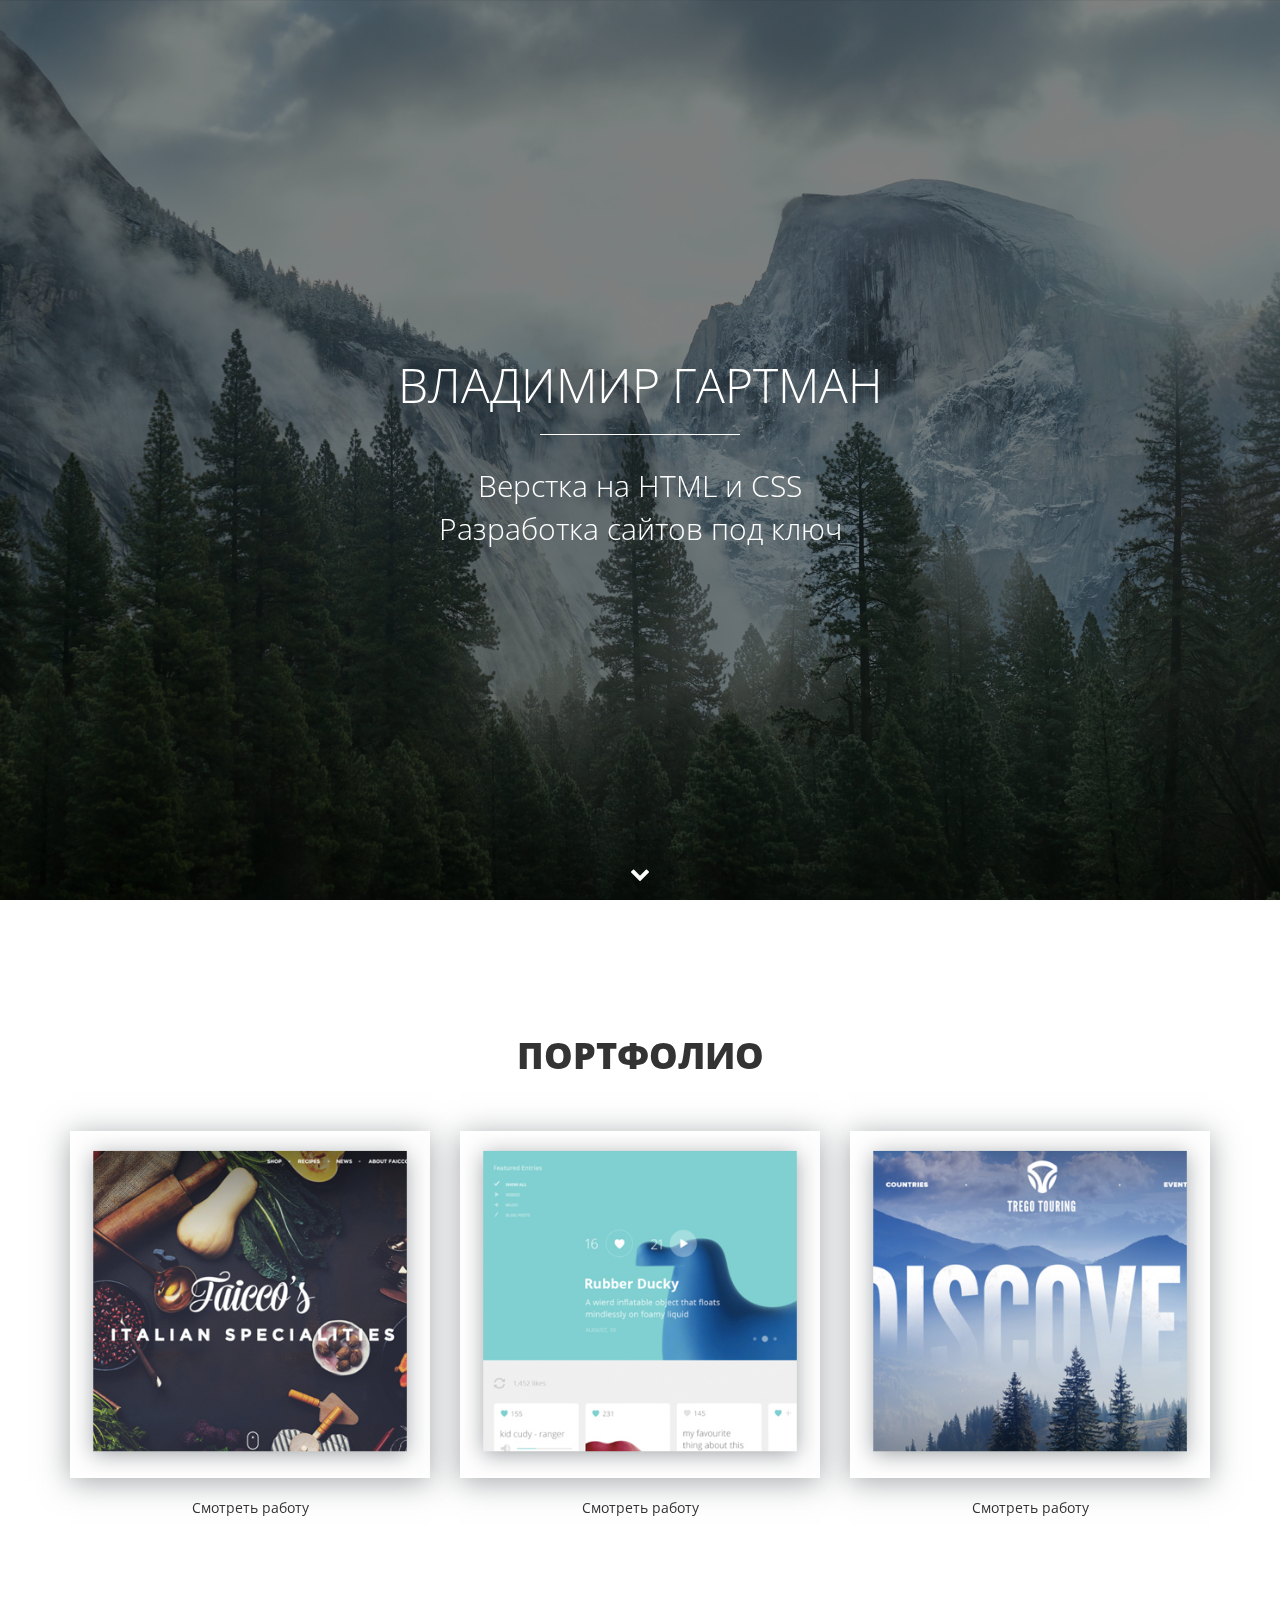
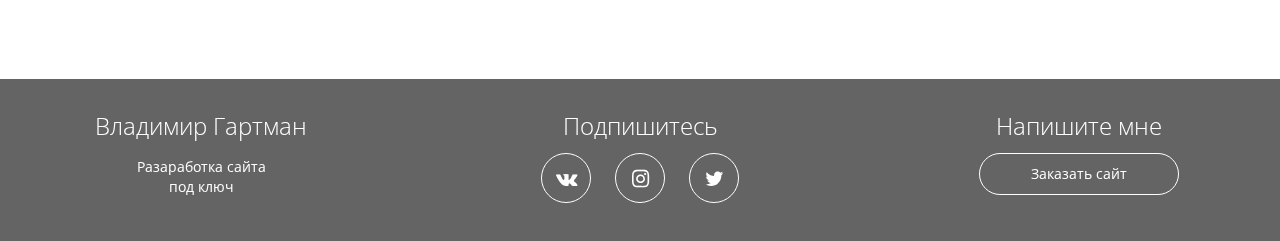
<file: index.html>
<!DOCTYPE html>
<html lang="ru">
  <head>
    <meta charset="utf-8">
    <meta http-equiv="X-UA-Compatible" content="IE=edge">
    <meta name="viewport" content="width=device-width, initial-scale=1">
    <!-- meta для соцсетей-->
    <meta property="og:url" content="">
    <meta property="og:type" content="website">
    <meta property="og:title" content="Владимир Гартман - верстка сайтов на HTML и CSS">
    <meta property="og:image" content="">
    <meta property="og:description" content="Закажите разработку сайта без посредников от 5 990 рублей">
    <meta property="og:site_name" content="Портфолио верстальщика">
    <meta property="article:author" content="Владимир Гартман">
    <!--Заголовок  сайта-->
    <title>Владимир Гартман - Портфолио</title>
    <link href="https://fonts.googleapis.com/css?family=Open+Sans:400,700&amp;subset=cyrillic" rel="stylesheet"> 
    <link href="css/bootstrap.min.css" rel="stylesheet">
    <link rel="stylesheet" href="css/fontello.css">
    <link rel="stylesheet" href="css/fontello-embedded.css">
    <link href="css/style.css" rel="stylesheet">
    
    <!--Фавиконка-->
    <link rel="shortcut icon" type="image/x-icon" href="favicon.ico">
    <!--[if lt IE 9]>
      <script src="https://oss.maxcdn.com/html5shiv/3.7.3/html5shiv.min.js"></script>
      <script src="https://oss.maxcdn.com/respond/1.4.2/respond.min.js"></script>
    <![endif]-->
  </head>
  <body>

    <div class="main parallax-window" data-parallax="scroll" data-speed="0.4" data-image-src="img/main/main-bg.jpg">
      <div class="main-overlay"></div>
        <div class="wrapper">
          <div class="main-header">
          <h1>Владимир Гартман</h1>
            <div class="main-line"></div>
            <p>Верстка на HTML и CSS<br> Разработка сайтов под ключ</p> 
          </div> 
        </div> 
        <a class="main-down slowly" href="#portfolio"><i class="icon-down"></i></a>   
    </div>

    <div class="portfolio" id="portfolio">
      <div class="container">
        <h2 class="section-header">Портфолио</h2>
          <div class="row">
            <div class="col-md-4">
              <div class="portfolio-block">
                <img src="img/portfolio/1.jpg" alt="Работа №1">
                <a class="link cd-modal-trigger" data-toggle="modal" data-work='work-1' href="#work">Смотреть работу</a>
              </div>
            </div>
            <div class="col-md-4">
              <div class="portfolio-block">
                <img src="img/portfolio/2.jpg" alt="Работа №2">
                <a class="link cd-modal-trigger" data-toggle="modal" data-work='work-2' href="#work">Смотреть работу</a>
              </div>
            </div>
            <div class="col-md-4">
              <div class="portfolio-block">
                <img src="img/portfolio/3.jpg" alt="Работа №3">
               
                <a class="link cd-modal-trigger" data-toggle="modal" data-work='work-3' href="#work">Смотреть работу</a>
              </div>
            </div>
          </div>
      </div>
    </div>
    
    <div class="footer">
      <div class="container">
        <div class="row">
          <div class="col-md-3">
                  <strong>Владимир Гартман</strong>
                  <p>Разаработка сайта<br>под ключ</p>
          </div>
          <div class="col-md-6">
                  <strong>Подпишитесь</strong>
                  <div class="social-links">
                    <a href="#"><i class="icon-vk"></i></a>
                    <a href="#"><i class="icon-instagram"></i></a>
                    <a href="#"><i class="icon-twitter"></i></a>
                  </div>
          </div> 
          <div class="col-md-3"><strong>Напишите мне</strong>
            <a href="https://vk.me/vladimir__bass" class="offer-btn">Заказать сайт</a>
          </div>
        </div>
      </div>
    </div>
    
    <div class="cd-modal">
  <div class="modal-content"></div> <!-- .modal-content -->

  <a href="#0" class="modal-close">Close</a>
</div> <!-- .cd-modal -->

<div class="cd-transition-layer"> 
  <div class="bg-layer"></div>
</div> <!-- .cd-transition-layer -->

    <!-- Всплывающие окна-->

<div class="modal fade" id="work" role="dialog" >
  <div class="modal-dialog" role="document">
    <div class="modal-content">
      <div class="modal-header">
        <button type="button" class="close" data-dismiss="modal" aria-label="Close"><span aria-hidden="true">&times;</span></button>
        <h4 class="modal-title">Работа №1</h4>
      </div>
      <div class="modal-body">
        <div class="row">
          <div class="col-lg-5">
           <img src="img/portfolio/1.jpg" alt="Первая работа"> 
          </div>
          <div class="col-lg-7">
            <h4>Сайта для ресторана</h4>
            <p>Описание сайта</p>
            <div class="modal-body">
              
            </div>
          </div>
        </div>
      </div>

    </div>
  </div>
</div>

    <!-- jQuery (necessary for Bootstrap's JavaScript plugins) -->
    <script src="https://ajax.googleapis.com/ajax/libs/jquery/1.12.4/jquery.min.js"></script>
    
    <script src="js/parallax.min.js"></script>
    <script src="js/main.js"></script>
        <script>
      $(function() {
        var link = $('.cd-modal-trigger');
        link.on('click', function(event) {
          var work = $(this).attr('data-work');
          $('.modal-content').load(work+'.html');
        });
      });
    </script>
    <script>
      $(document).ready(function(){
        $(".slowly").on("click", function (event){
          event.preventDefault();
          var id = $(this).attr('href'),
          top = $(id).offset().top;
          $('body,html').animate({scrollTop: top}, 800 );
      });

      });
    </script>
  </body>
</html>
</file>
<file: css/fontello.css>
@font-face {
  font-family: 'fontello';
  src: url('../font/fontello.eot?98207938');
  src: url('../font/fontello.eot?98207938#iefix') format('embedded-opentype'),
       url('../font/fontello.woff2?98207938') format('woff2'),
       url('../font/fontello.woff?98207938') format('woff'),
       url('../font/fontello.ttf?98207938') format('truetype'),
       url('../font/fontello.svg?98207938#fontello') format('svg');
  font-weight: normal;
  font-style: normal;
}
/* Chrome hack: SVG is rendered more smooth in Windozze. 100% magic, uncomment if you need it. */
/* Note, that will break hinting! In other OS-es font will be not as sharp as it could be */
/*
@media screen and (-webkit-min-device-pixel-ratio:0) {
  @font-face {
    font-family: 'fontello';
    src: url('../font/fontello.svg?98207938#fontello') format('svg');
  }
}
*/
 
 [class^="icon-"]:before, [class*=" icon-"]:before {
  font-family: "fontello";
  font-style: normal;
  font-weight: normal;
  speak: none;
 
  display: inline-block;
  text-decoration: inherit;
  width: 1em;
  margin-right: .2em;
  text-align: center;
  /* opacity: .8; */
 
  /* For safety - reset parent styles, that can break glyph codes*/
  font-variant: normal;
  text-transform: none;
 
  /* fix buttons height, for twitter bootstrap */
  line-height: 1em;
 
  /* Animation center compensation - margins should be symmetric */
  /* remove if not needed */
  margin-left: .2em;
 
  /* you can be more comfortable with increased icons size */
  /* font-size: 120%; */
 
  /* Font smoothing. That was taken from TWBS */
  -webkit-font-smoothing: antialiased;
  -moz-osx-font-smoothing: grayscale;
 
  /* Uncomment for 3D effect */
  /* text-shadow: 1px 1px 1px rgba(127, 127, 127, 0.3); */
}
 
.icon-down:before { content: '\e800'; } /* '' */
.icon-twitter:before { content: '\f099'; } /* '' */
.icon-instagram:before { content: '\f16d'; } /* '' */
.icon-vk:before { content: '\f189'; } /* '' */
</file>
<file: css/fontello-embedded.css>
@font-face {
  font-family: 'fontello';
  src: url('../font/fontello.eot?49157552');
  src: url('../font/fontello.eot?49157552#iefix') format('embedded-opentype'),
       url('../font/fontello.svg?49157552#fontello') format('svg');
  font-weight: normal;
  font-style: normal;
}
@font-face {
  font-family: 'fontello';
  src: url('[data-uri]') format('woff'),
       url('[data-uri]') format('truetype');
}
/* Chrome hack: SVG is rendered more smooth in Windozze. 100% magic, uncomment if you need it. */
/* Note, that will break hinting! In other OS-es font will be not as sharp as it could be */
/*
@media screen and (-webkit-min-device-pixel-ratio:0) {
  @font-face {
    font-family: 'fontello';
    src: url('../font/fontello.svg?49157552#fontello') format('svg');
  }
}
*/
 
 [class^="icon-"]:before, [class*=" icon-"]:before {
  font-family: "fontello";
  font-style: normal;
  font-weight: normal;
  speak: none;
 
  display: inline-block;
  text-decoration: inherit;
  width: 1em;
  margin-right: .2em;
  text-align: center;
  /* opacity: .8; */
 
  /* For safety - reset parent styles, that can break glyph codes*/
  font-variant: normal;
  text-transform: none;
     
  /* fix buttons height, for twitter bootstrap */
  line-height: 1em;
 
  /* Animation center compensation - margins should be symmetric */
  /* remove if not needed */
  margin-left: .2em;
 
  /* you can be more comfortable with increased icons size */
  /* font-size: 120%; */
 
  /* Uncomment for 3D effect */
  /* text-shadow: 1px 1px 1px rgba(127, 127, 127, 0.3); */
}
.icon-down:before { content: '\e800'; } /* '' */
.icon-twitter:before { content: '\f099'; } /* '' */
.icon-instagram:before { content: '\f16d'; } /* '' */
.icon-vk:before { content: '\f189'; } /* '' */
</file>
<file: css/style.css>
body{
	font-family: 'Open Sans', sans-serif;
}

html{
	font-size: 10px;
}

a:focus {
	text-decoration: none;
	outline: none;
}

.wrapper{
	display: table-cell;
	vertical-align: middle;
}

.main{
	position: relative;
	display: table;
	width: 100%;
	text-align: center;
	color: #fff;
	height: 100vh;
	//*background: #000 url(../img/main/main-bg.jpg) center center no-repeat;*//
}

.main-overlay{
	position: absolute;
	z-index: 1;
	width: 100%;
	height: 100%;
	background-color: rgba(0,0,0,0.5);
}

.main h1{
	margin-bottom: 1.4rem;
	font-weight: 300;
	text-transform: uppercase;
	font-size: 4.8rem;
}
.main p{
	font-size: 3rem;
	font-weight: 300;
}
.main-header{
	position: relative;
	z-index: 2;
}
.main-line{
	width: 200px;
	height: 1px;
	background-color: #fff;
	margin: 0 auto;
}

.main-down{
	position: absolute;
	color: #fff;
	z-index: 4;
	bottom: 0;
	display: inline-block;
	font-size: 2rem;
	left: 50%;
	width: 50px;
	margin-left: -25px;
	height: 5opx;
	border-radius: 50%;
	border: 1px solid transparent;
	line-height: 50px;
	transition: 0.2s;
}
.main-down:hover{
	color: #fff;
	border-color: #fff;
}

/*Секция портфолио*/

.portfolio{
	padding: 10rem 0px;
	text-align: center;
}
.section-header{
	text-transform: uppercase;
	font-weight: 800;
	font-size: 3.6rem;
	margin-bottom: 5rem;	
}

.portfolio img{
	width: 100%;
	max-width: 360px; 
	box-shadow: 0px 4px 29px 0px rgba(87, 92, 97, 0.54);
}

.portfolio a{
	display: block;
	margin: 2rem auto 6rem;
	color: #333;
	width: 17rem;
	border-bottom: 1px solid transparent;
}

.portfolio a:hover{
	text-decoration: none;
	border-bottom: 1px dotted #333;
}
/*Секция подвал*/
.footer{
	background-color: #646464;
	color: #fff;
	text-align: center;
	padding: 3rem 0;
}

.footer strong{
	font-weight: 300;
	font-size: 2.4rem;
}

.social-links {
	margin-top:1rem;
}

.social-links a{
	width: 5rem;
	height: 5rem;
	line-height: 50px;
	display: inline-block;
	color: #fff;
	border: solid 1px #fff;
	border-radius: 50px;
	margin-left: 1rem;
	margin-right: 1rem;
	font-size: 2rem;
	transition: 0.2s;
}

.social-links a:hover{
	background-color: #fff;
	color: #646464;
}

.offer-btn{
	display: block;
	width: 80%;
	max-width: 200px;
	margin: 1rem auto;
	border: 1px solid #fff;
	padding-top: 1rem;
	padding-bottom: 1rem;
	color: #fff;
	border-radius: 100px;
	transition: 0.2s;
}

.offer-btn:hover{
	text-decoration: none;
	background-color: #fff;
	color: #646464;
}



.modal-content h4{
	font-weight: 300;
	font-size: 2.5rem;
} 

.modal-content p{
	font-size: 1.4rem;
	padding: 0;

}

.close{
	background-color: transparent;
	border: none;
	font-size: 2.5rem;
	position: absolute;
	right: 2rem;
	top: 1rem;
}

.modal-btn{
	display: inline-block;
	color: #fff;
	border: 1px solid #fff;
	padding: 10px 20px;
	border-radius: 5px;
}  

.modal-btn:hover{
	background-color: #333;
	color: #fff;
	text-decoration: none;
}

@media (min-width: 0px) and (max-width: 767px){ 

html{
	font-size: 7px;
}
.footer strong{
	margin: 3rem 0 2rem;
	display: inline-block;
}
.social-links a{
	font-size: 1.5rem;
}

}
@media (min-width: 768px) and (max-width: 991px){
.footer strong{
	margin: 3rem 0 2rem;
	display: inline-block;
}
}



/*Оформлени модельного окна*/

Main Content

-------------------------------- */
.cd-main-content {
  position: relative;
  z-index: 1;
  width: 100%;
  height: 100vh;
  /* vertically align its content */
  display: table;
  background-color: #e4dcca;
}
.cd-main-content .center {
  /* vertically align inside parent element */
  display: table-cell;
  vertical-align: middle;
  text-align: center;
}

/* -------------------------------- 

Modal window 

-------------------------------- */
.cd-modal {
  position: fixed;
  top: 0;
  left: 0;
  z-index: 3;
  height: 100%;
  width: 100%;
  overflow: hidden;
  background-size: cover;
  opacity: 0;
  visibility: hidden;
  -webkit-transition: opacity 0.3s 0s, visibility 0s 0.3s;
  -moz-transition: opacity 0.3s 0s, visibility 0s 0.3s;
  transition: opacity 0.3s 0s, visibility 0s 0.3s;
}

.modal-content{
	background: #402f44 url(../img/modal-bg.jpg) no-repeat center center;
}
.cd-modal .modal-content {
  height: 100%;
  overflow-y: auto;
  padding: 3em 5%;
  color: #e4dcca;
  -webkit-font-smoothing: antialiased;
  -moz-osx-font-smoothing: grayscale;
}
.cd-modal h1 {
  text-align: center;
}
.cd-modal h1::after {
  /* ink/brush separation */
  content: '';
  display: block;
  width: 130px;
  height: 18px;
  background: url(../img/ink-separation.svg) no-repeat center center;
  margin: .2em auto 0;
}
.cd-modal p {
  line-height: 1.6;

  max-width: 800px;
}
.cd-modal .modal-close {
  /* 'X' icon */
  position: absolute;
  z-index: 1;
  top: 20px;
  right: 5%;
  height: 45px;
  width: 45px;
  border-radius: 50%;
  background: rgba(0, 0, 0, 0.3) url(../img/cd-icon-close.svg) no-repeat center center;
  /* image replacement */
  overflow: hidden;
  text-indent: 100%;
  white-space: nowrap;
  visibility: hidden;
  opacity: 0;
  -webkit-transform: scale(0);
  -moz-transform: scale(0);
  -ms-transform: scale(0);
  -o-transform: scale(0);
  transform: scale(0);
  -webkit-transition: -webkit-transform 0.3s 0s, visibility 0s 0.3s, opacity 0.3s 0s;
  -moz-transition: -moz-transform 0.3s 0s, visibility 0s 0.3s, opacity 0.3s 0s;
  transition: transform 0.3s 0s, visibility 0s 0.3s, opacity 0.3s 0s;
}
.no-touch .cd-modal .modal-close:hover {
  background-color: rgba(0, 0, 0, 0.5);
}
.cd-modal.visible {
  opacity: 1;
  visibility: visible;
  -webkit-transition: opacity 0.7s, visibility 0s;
  -moz-transition: opacity 0.7s, visibility 0s;
  transition: opacity 0.7s, visibility 0s;
}
.cd-modal.visible .modal-content {
  /* this fixes the buggy scrolling on webkit browsers - mobile devices only - when overflow property is applied */
  -webkit-overflow-scrolling: touch;
}
.cd-modal.visible .modal-close {
  visibility: visible;
  opacity: 1;
  -webkit-transition: -webkit-transform 0.3s 0s, visibility 0s 0s, opacity 0.3s 0s;
  -moz-transition: -moz-transform 0.3s 0s, visibility 0s 0s, opacity 0.3s 0s;
  transition: transform 0.3s 0s, visibility 0s 0s, opacity 0.3s 0s;
  -webkit-transform: scale(1);
  -moz-transform: scale(1);
  -ms-transform: scale(1);
  -o-transform: scale(1);
  transform: scale(1);
}
@media only screen and (min-width: 1100px) {
  .cd-modal .modal-content {
    padding: 6em 5%;
  }
  .cd-modal .modal-close {
    height: 60px;
    width: 60px;
  }
  .cd-modal p {
    font-size: 2rem;
  }
}

/* -------------------------------- 

Transition Layer 

-------------------------------- */
.cd-transition-layer {
  position: fixed;
  top: 0;
  left: 0;
  z-index: 2;
  height: 100%;
  width: 100%;
  opacity: 0;
  visibility: hidden;
  overflow: hidden;
}
.cd-transition-layer .bg-layer {
  position: absolute;
  left: 50%;
  top: 50%;
  -webkit-transform: translateY(-50%) translateX(-2%);
  -moz-transform: translateY(-50%) translateX(-2%);
  -ms-transform: translateY(-50%) translateX(-2%);
  -o-transform: translateY(-50%) translateX(-2%);
  transform: translateY(-50%) translateX(-2%);
  /* its dimentions will be overwritten using jQuery to proportionally fit the viewport */
  height: 100%;
  /* our sprite is composed of 25 frames */
  width: 2500%;
  background: url(../img/ink.png) no-repeat 0 0;
  background-size: 100% 100%;
}
.cd-transition-layer.visible {
  opacity: 1;
  visibility: visible;
}
.cd-transition-layer.opening .bg-layer {
  -webkit-animation: cd-sequence 0.8s steps(24);
  -moz-animation: cd-sequence 0.8s steps(24);
  animation: cd-sequence 0.8s steps(24);
  -webkit-animation-fill-mode: forwards;
  -moz-animation-fill-mode: forwards;
  animation-fill-mode: forwards;
}
.cd-transition-layer.closing .bg-layer {
  -webkit-animation: cd-sequence-reverse 0.8s steps(24);
  -moz-animation: cd-sequence-reverse 0.8s steps(24);
  animation: cd-sequence-reverse 0.8s steps(24);
  -webkit-animation-fill-mode: forwards;
  -moz-animation-fill-mode: forwards;
  animation-fill-mode: forwards;
}
.no-cssanimations .cd-transition-layer {
  display: none;
}

@-webkit-keyframes cd-sequence {
  0% {
    /* translateX(-2%) is used to horizontally center the first frame inside the viewport */
    -webkit-transform: translateY(-50%) translateX(-2%);
  }
  100% {
    /* translateX(-98%) (2% + 96) is used to horizontally center the last frame inside the viewport  */
    -webkit-transform: translateY(-50%) translateX(-98%);
  }
}
@-moz-keyframes cd-sequence {
  0% {
    /* translateX(-2%) is used to horizontally center the first frame inside the viewport */
    -moz-transform: translateY(-50%) translateX(-2%);
  }
  100% {
    /* translateX(-98%) (2% + 96) is used to horizontally center the last frame inside the viewport  */
    -moz-transform: translateY(-50%) translateX(-98%);
  }
}
@keyframes cd-sequence {
  0% {
    /* translateX(-2%) is used to horizontally center the first frame inside the viewport */
    -webkit-transform: translateY(-50%) translateX(-2%);
    -moz-transform: translateY(-50%) translateX(-2%);
    -ms-transform: translateY(-50%) translateX(-2%);
    -o-transform: translateY(-50%) translateX(-2%);
    transform: translateY(-50%) translateX(-2%);
  }
  100% {
    /* translateX(-98%) (2% + 96) is used to horizontally center the last frame inside the viewport  */
    -webkit-transform: translateY(-50%) translateX(-98%);
    -moz-transform: translateY(-50%) translateX(-98%);
    -ms-transform: translateY(-50%) translateX(-98%);
    -o-transform: translateY(-50%) translateX(-98%);
    transform: translateY(-50%) translateX(-98%);
  }
}
@-webkit-keyframes cd-sequence-reverse {
  0% {
    -webkit-transform: translateY(-50%) translateX(-98%);
  }
  100% {
    -webkit-transform: translateY(-50%) translateX(-2%);
  }
}
@-moz-keyframes cd-sequence-reverse {
  0% {
    -moz-transform: translateY(-50%) translateX(-98%);
  }
  100% {
    -moz-transform: translateY(-50%) translateX(-2%);
  }
}
@keyframes cd-sequence-reverse {
  0% {
    -webkit-transform: translateY(-50%) translateX(-98%);
    -moz-transform: translateY(-50%) translateX(-98%);
    -ms-transform: translateY(-50%) translateX(-98%);
    -o-transform: translateY(-50%) translateX(-98%);
    transform: translateY(-50%) translateX(-98%);
  }
  100% {
    -webkit-transform: translateY(-50%) translateX(-2%);
    -moz-transform: translateY(-50%) translateX(-2%);
    -ms-transform: translateY(-50%) translateX(-2%);
    -o-transform: translateY(-50%) translateX(-2%);
    transform: translateY(-50%) translateX(-2%);
  }
}
</file>
